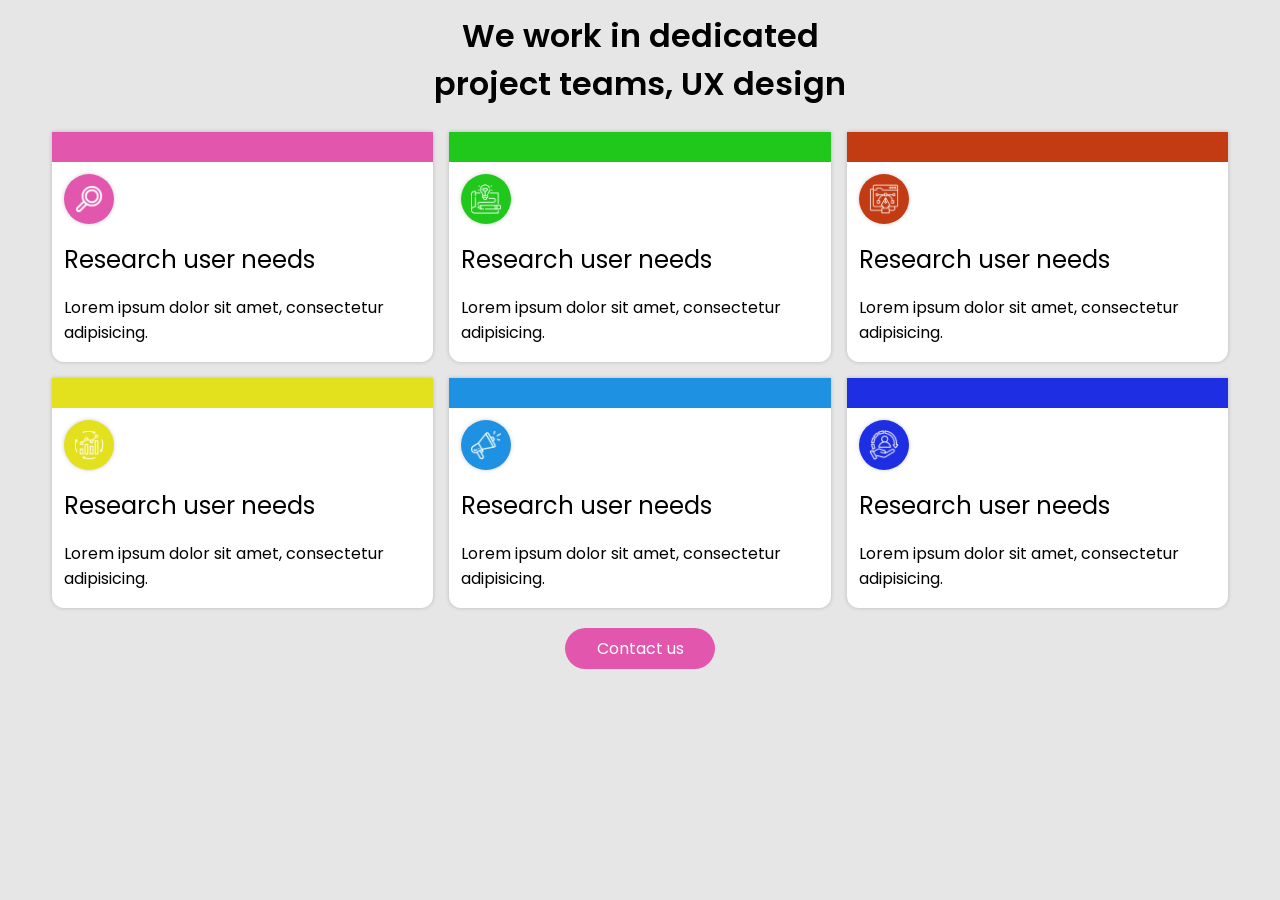
<file: Basic/01-UI-design/index.html>
<!DOCTYPE html>
<html lang="en">

<head>
   <meta charset="UTF-8">
   <meta name="viewport" content="width=device-width, initial-scale=1.0">
   <title>Document</title>
   <link rel="stylesheet" href="style.css">
   <link rel="preconnect" href="https://fonts.googleapis.com">
   <link rel="preconnect" href="https://fonts.gstatic.com" crossorigin>
   <link href="https://fonts.googleapis.com/css2?family=Poppins:wght@400;600;700&display=swap" rel="stylesheet">
</head>

<body>
   <div class="container">
      <h1 class="main-heading">We work in dedicated project teams, UX design</h1>

      <div class="main-card">
         <div class="card">
            <div class="top-bar bar-1"></div>
            <div class="card-content">
               <div class="card-icon card-icon-1">
                  <img src="/Basic/images/search.webp" alt="search" width="30px" height="30px">
               </div>
               <h2 class="card-heading">Research user needs</h2>
               <p class="card-text">Lorem ipsum dolor sit amet, consectetur adipisicing.</p>
            </div>
         </div>
         <div class="card">
            <div class="top-bar bar-2">

            </div>
            <div class="card-content">
               <div class="card-icon card-icon-2">
                  <img src="/Basic/images/prototype.webp" alt="search" width="30px" height="30px">
               </div>
               <h2 class="card-heading">Research user needs</h2>
               <p class="card-text">Lorem ipsum dolor sit amet, consectetur adipisicing.</p>
            </div>
         </div>
         <div class="card">
            <div class="top-bar bar-3">

            </div>
            <div class="card-content">
               <div class="card-icon card-icon-3">
                  <img src="/Basic/images/ux-design.webp" alt="search" width="30px" height="30px">
               </div>
               <h2 class="card-heading">Research user needs</h2>
               <p class="card-text">Lorem ipsum dolor sit amet, consectetur adipisicing.</p>
            </div>
         </div>
         <div class="card">
            <div class="top-bar bar-4">

            </div>
            <div class="card-content">
               <div class="card-icon card-icon-4">
                  <img src="/Basic/images/improvement.webp" alt="search" width="30px" height="30px">
               </div>
               <h2 class="card-heading">Research user needs</h2>
               <p class="card-text">Lorem ipsum dolor sit amet, consectetur adipisicing.</p>
            </div>
         </div>
         <div class="card">
            <div class="top-bar bar-5">

            </div>
            <div class="card-content">
               <div class="card-icon card-icon-5">
                  <img src="/Basic/images/promotion.webp" alt="search" width="30px" height="30px">
               </div>
               <h2 class="card-heading">Research user needs</h2>
               <p class="card-text">Lorem ipsum dolor sit amet, consectetur adipisicing.</p>
            </div>
         </div>
         <div class="card">
            <div class="top-bar bar-6">

            </div>
            <div class="card-content">
               <div class="card-icon card-icon-6">
                  <img src="/Basic/images/customer-service.webp" alt="search" width="30px" height="30px">
               </div>
               <h2 class="card-heading">Research user needs</h2>
               <p class="card-text">Lorem ipsum dolor sit amet, consectetur adipisicing.</p>
            </div>
         </div>
      </div>

      <div class="btn">Contact us</div>

   </div>
</body>

</html>
</file>
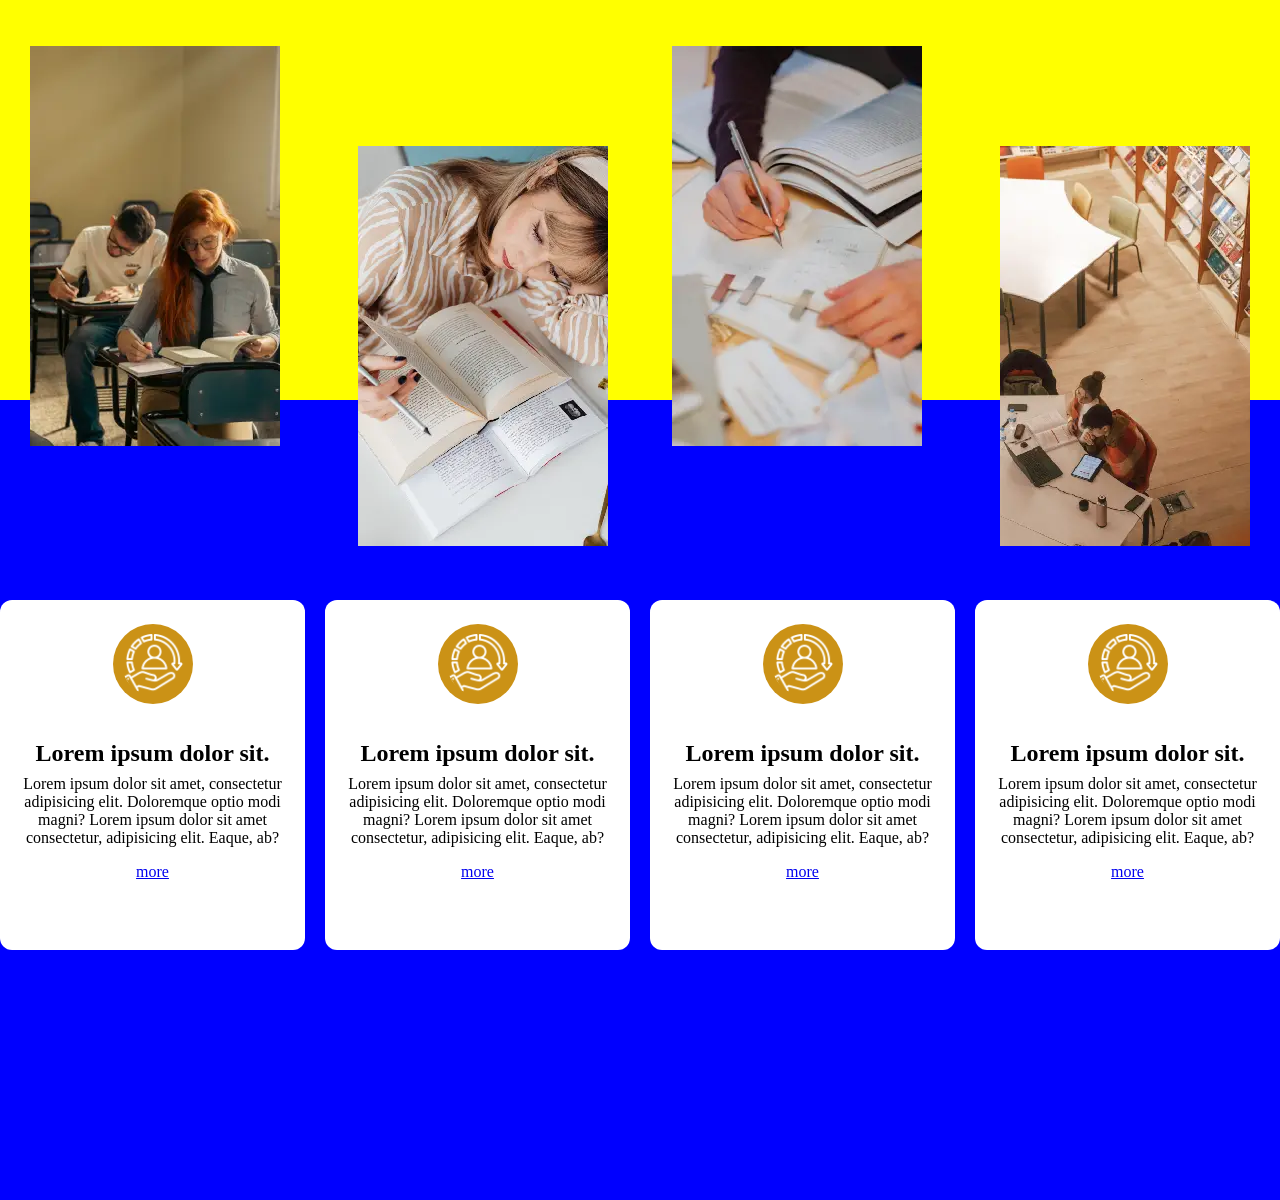
<file: Basic/02-UI-design/index.html>
<!DOCTYPE html>
<html lang="en">

<head>
   <meta charset="UTF-8">
   <meta name="viewport" content="width=device-width, initial-scale=1.0">
   <title>Document</title>
   <link rel="stylesheet" href="style.css">
</head>

<body>

   <div class="container">
      <div class="card-banner">
         <div class="card-1 img-card"><img src="/Basic/images/image-1.webp" alt="image 1" width="250" height="400">
         </div>
         <div class="card-2 img-card"><img src="/Basic/images/image-2.webp" alt="image 2" width="250" height="400">
         </div>
         <div class="card-3 img-card"><img src="/Basic/images/image-3.webp" alt="image 3" width="250" height="400">
         </div>
         <div class="card-4 img-card"><img src="/Basic/images/image-4.webp" alt="image 4" width="250" height="400">
         </div>
      </div>
   </div>
   <div class="course-container">
      <div class="course-card">
         <div class="course course-1">
            <div class="course-logo">
               <img src="/Basic/images/customer-service.webp" alt="image 1" width="70" height="70">
            </div>
            <h2>Lorem ipsum dolor sit.</h2>
            <p>Lorem ipsum dolor sit amet, consectetur adipisicing elit. Doloremque optio modi magni? Lorem ipsum dolor
               sit amet consectetur, adipisicing elit. Eaque, ab?</p>
            <a href="#" class="course-link">more</a>
         </div>
         <div class="course course-1">
            <div class="course-logo">
               <img src="/Basic/images/customer-service.webp" alt="image 1" width="70" height="70">
            </div>
            <h2>Lorem ipsum dolor sit.</h2>
            <p>Lorem ipsum dolor sit amet, consectetur adipisicing elit. Doloremque optio modi magni? Lorem ipsum dolor
               sit amet consectetur, adipisicing elit. Eaque, ab?</p>
            <a href="#" class="course-link">more</a>
         </div>
         <div class="course course-1">
            <div class="course-logo">
               <img src="/Basic/images/customer-service.webp" alt="image 1" width="70" height="70">
            </div>
            <h2>Lorem ipsum dolor sit.</h2>
            <p>Lorem ipsum dolor sit amet, consectetur adipisicing elit. Doloremque optio modi magni? Lorem ipsum dolor
               sit amet consectetur, adipisicing elit. Eaque, ab?</p>
            <a href="#" class="course-link">more</a>
         </div>
         <div class="course course-1">
            <div class="course-logo">
               <img src="/Basic/images/customer-service.webp" alt="image 1" width="70" height="70">
            </div>
            <h2>Lorem ipsum dolor sit.</h2>
            <p>Lorem ipsum dolor sit amet, consectetur adipisicing elit. Doloremque optio modi magni? Lorem ipsum dolor
               sit amet consectetur, adipisicing elit. Eaque, ab?</p>
            <a href="#" class="course-link">more</a>
         </div>
      </div>

   </div>
   </div>
</body>

</html>
</file>
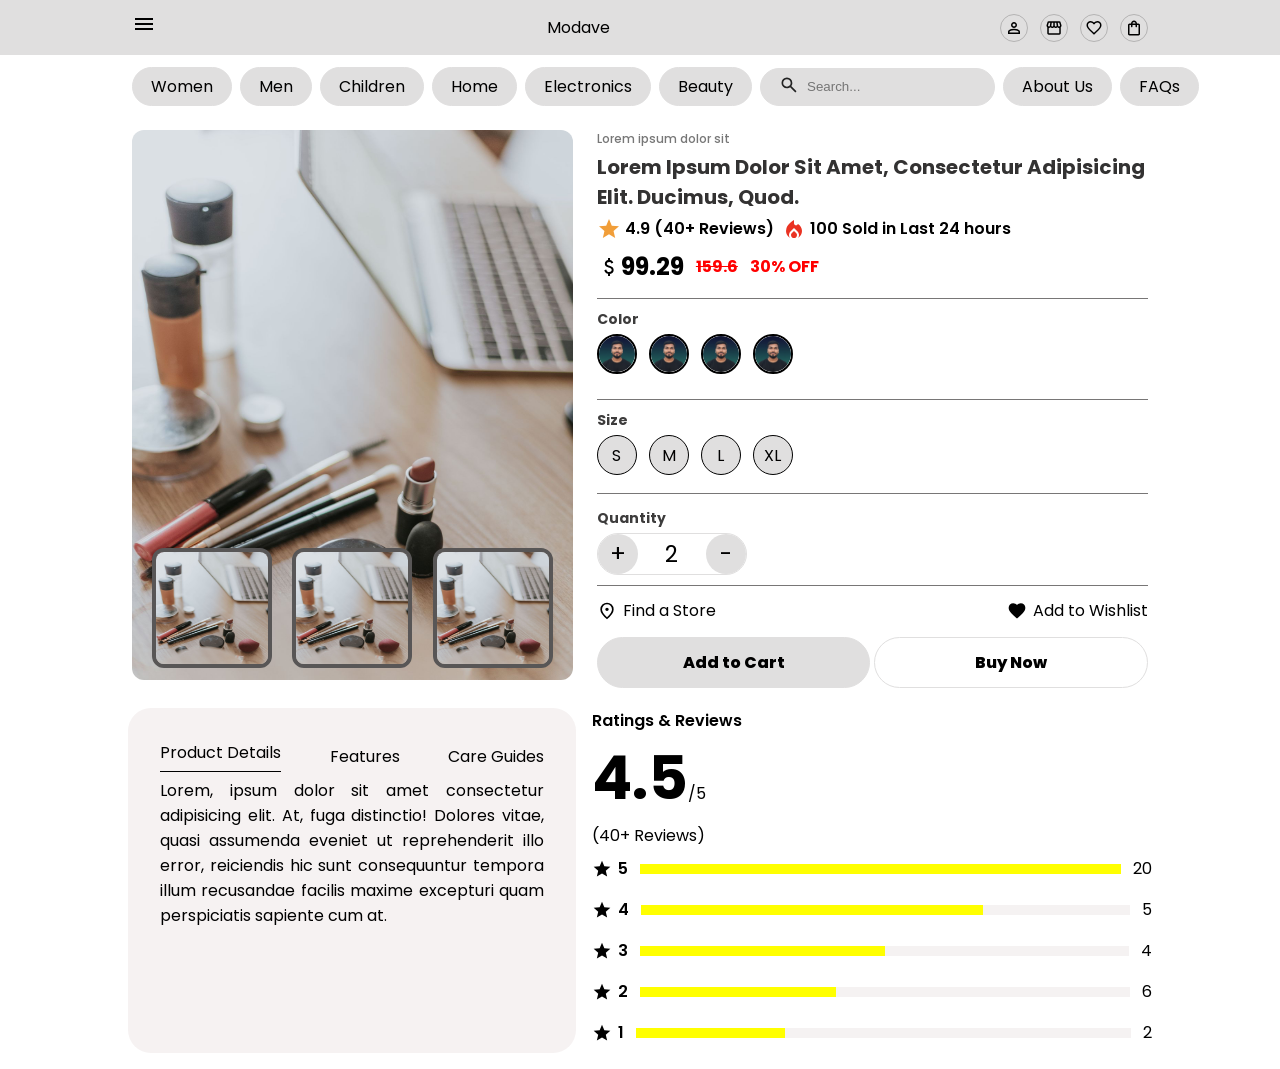
<file: Basic/03-UI-design/index.html>
<!DOCTYPE html>
<html lang="en">

<head>
   <meta charset="UTF-8">
   <meta name="viewport" content="width=device-width, initial-scale=1.0">
   <title>Document</title>
   <link rel="stylesheet" href="style.css">

   <link rel="preconnect" href="https://fonts.googleapis.com">
   <link rel="preconnect" href="https://fonts.gstatic.com" crossorigin>
   <link href="https://fonts.googleapis.com/css2?family=Poppins:wght@400;600;700&display=swap" rel="stylesheet">

</head>

<body class="poppins-regular">
   <header>
      <nav class="main-nav">
         <div class="nav-bar">
            <div>
               <svg xmlns="http://www.w3.org/2000/svg" height="24px" viewBox="0 -960 960 960" width="24px"
                  fill="#000000" class="nav-icon">
                  <path d="M120-240v-80h720v80H120Zm0-200v-80h720v80H120Zm0-200v-80h720v80H120Z" />
               </svg>
            </div>
            <div>Modave</div>
            <div class="nav-right-icons">
               <div class="nav-icon-container">
                  <svg xmlns="http://www.w3.org/2000/svg" height="24px" viewBox="0 -960 960 960" width="24px"
                     fill="#000000" class="nav-icon">
                     <path
                        d="M367-527q-47-47-47-113t47-113q47-47 113-47t113 47q47 47 47 113t-47 113q-47 47-113 47t-113-47ZM160-160v-112q0-34 17.5-62.5T224-378q62-31 126-46.5T480-440q66 0 130 15.5T736-378q29 15 46.5 43.5T800-272v112H160Zm80-80h480v-32q0-11-5.5-20T700-306q-54-27-109-40.5T480-360q-56 0-111 13.5T260-306q-9 5-14.5 14t-5.5 20v32Zm296.5-343.5Q560-607 560-640t-23.5-56.5Q513-720 480-720t-56.5 23.5Q400-673 400-640t23.5 56.5Q447-560 480-560t56.5-23.5ZM480-640Zm0 400Z" />
                  </svg>
               </div>
               <div class="nav-icon-container">
                  <svg xmlns="http://www.w3.org/2000/svg" height="24px" viewBox="0 -960 960 960" width="24px"
                     fill="#000000" class="nav-icon">
                     <path
                        d="M841-518v318q0 33-23.5 56.5T761-120H201q-33 0-56.5-23.5T121-200v-318q-23-21-35.5-54t-.5-72l42-136q8-26 28.5-43t47.5-17h556q27 0 47 16.5t29 43.5l42 136q12 39-.5 71T841-518Zm-272-42q27 0 41-18.5t11-41.5l-22-140h-78v148q0 21 14 36.5t34 15.5Zm-180 0q23 0 37.5-15.5T441-612v-148h-78l-22 140q-4 24 10.5 42t37.5 18Zm-178 0q18 0 31.5-13t16.5-33l22-154h-78l-40 134q-6 20 6.5 43t41.5 23Zm540 0q29 0 42-23t6-43l-42-134h-76l22 154q3 20 16.5 33t31.5 13ZM201-200h560v-282q-5 2-6.5 2H751q-27 0-47.5-9T663-518q-18 18-41 28t-49 10q-27 0-50.5-10T481-518q-17 18-39.5 28T393-480q-29 0-52.5-10T299-518q-21 21-41.5 29.5T211-480h-4.5q-2.5 0-5.5-2v282Zm560 0H201h560Z" />
                  </svg>
               </div>
               <div class="nav-icon-container">
                  <svg xmlns="http://www.w3.org/2000/svg" height="24px" viewBox="0 -960 960 960" width="24px"
                     fill="#000000" class="nav-icon">
                     <path
                        d="m480-120-58-52q-101-91-167-157T150-447.5Q111-500 95.5-544T80-634q0-94 63-157t157-63q52 0 99 22t81 62q34-40 81-62t99-22q94 0 157 63t63 157q0 46-15.5 90T810-447.5Q771-395 705-329T538-172l-58 52Zm0-108q96-86 158-147.5t98-107q36-45.5 50-81t14-70.5q0-60-40-100t-100-40q-47 0-87 26.5T518-680h-76q-15-41-55-67.5T300-774q-60 0-100 40t-40 100q0 35 14 70.5t50 81q36 45.5 98 107T480-228Zm0-273Z" />
                  </svg>
               </div>
               <div class="nav-icon-container">
                  <svg xmlns="http://www.w3.org/2000/svg" height="24px" viewBox="0 -960 960 960" width="24px"
                     fill="#000000" class="nav-icon">
                     <path
                        d="M240-80q-33 0-56.5-23.5T160-160v-480q0-33 23.5-56.5T240-720h80q0-66 47-113t113-47q66 0 113 47t47 113h80q33 0 56.5 23.5T800-640v480q0 33-23.5 56.5T720-80H240Zm0-80h480v-480h-80v80q0 17-11.5 28.5T600-520q-17 0-28.5-11.5T560-560v-80H400v80q0 17-11.5 28.5T360-520q-17 0-28.5-11.5T320-560v-80h-80v480Zm160-560h160q0-33-23.5-56.5T480-800q-33 0-56.5 23.5T400-720ZM240-160v-480 480Z" />
                  </svg>
               </div>
            </div>
         </div>
      </nav>
      <div class="category">
         <div class="category-link">Women</div>
         <div class="category-link">Men</div>
         <div class="category-link">Children</div>
         <div class="category-link">Home</div>
         <div class="category-link">Electronics</div>
         <div class="category-link">Beauty</div>
         <div class="category-link search-main">
            <div class="search-icon">
               <svg xmlns="http://www.w3.org/2000/svg" height="20px" viewBox="0 -960 960 960" width="20px"
                  fill="#232323">
                  <path
                     d="M784-120 532-372q-30 24-69 38t-83 14q-109 0-184.5-75.5T120-580q0-109 75.5-184.5T380-840q109 0 184.5 75.5T640-580q0 44-14 83t-38 69l252 252-56 56ZM380-400q75 0 127.5-52.5T560-580q0-75-52.5-127.5T380-760q-75 0-127.5 52.5T200-580q0 75 52.5 127.5T380-400Z" />
               </svg>
            </div>
            <input type="text" placeholder="Search..." class="search-bar">
         </div>
         <div class="category-link">About Us</div>
         <div class="category-link">FAQs</div>
      </div>
   </header>

   <div class="product-card">
      <div class="card-main image-card">
         <img src="/Basic/03-UI-design/images/product.jpg" class="main-img" alt="produt image" height="500" width="600">
         <div class="feature-images">
            <img src="/Basic/03-UI-design/images/product.jpg" alt="produt image" height="120" width=120"
               class="feature-img-card">
            <img src="/Basic/03-UI-design/images/product.jpg" alt="produt image" height="120" width=120"
               class="feature-img-card"><img src="/Basic/03-UI-design/images/product.jpg" alt="produt image"
               height="120" width=120" class="feature-img-card">
         </div>
      </div>
      <div class="card-main detail-card">
         <p class="category-name">Lorem ipsum dolor sit</p>
         <h2 class="product-title">Lorem ipsum dolor sit amet, consectetur adipisicing elit. Ducimus, quod.</h2>

         <div class="deal-bar">
            <div class="rating">
               <svg xmlns="http://www.w3.org/2000/svg" height="24px" viewBox="0 -960 960 960" width="24px"
                  fill="#F19E39">
                  <path d="m233-120 65-281L80-590l288-25 112-265 112 265 288 25-218 189 65 281-247-149-247 149Z" />
               </svg> <span class="rating-count">4.9 (40+ Reviews)</span>
            </div>

            <div class="hot-deal">
               <svg xmlns="http://www.w3.org/2000/svg" height="24px" viewBox="0 -960 960 960" width="24px"
                  fill="#EA3323">
                  <path
                     d="M160-400q0-105 50-187t110-138q60-56 110-85.5l50-29.5v132q0 37 25 58.5t56 21.5q17 0 32.5-7t28.5-23l18-22q72 42 116 116.5T800-400q0 88-43 160.5T644-125q17-24 26.5-52.5T680-238q0-40-15-75.5T622-377L480-516 339-377q-29 29-44 64t-15 75q0 32 9.5 60.5T316-125q-70-42-113-114.5T160-400Zm320-4 85 83q17 17 26 38t9 45q0 49-35 83.5T480-120q-50 0-85-34.5T360-238q0-23 9-44.5t26-38.5l85-83Z" />
               </svg><span class="sold">100 Sold in Last 24 hours</span>
            </div>
         </div>

         <div class="price">
            <h3 class="price-title">
               <svg xmlns="http://www.w3.org/2000/svg" height="24px" viewBox="0 -960 960 960" width="24px"
                  fill="#000000">
                  <path
                     d="M441-120v-86q-53-12-91.5-46T293-348l74-30q15 48 44.5 73t77.5 25q41 0 69.5-18.5T587-356q0-35-22-55.5T463-458q-86-27-118-64.5T313-614q0-65 42-101t86-41v-84h80v84q50 8 82.5 36.5T651-650l-74 32q-12-32-34-48t-60-16q-44 0-67 19.5T393-614q0 33 30 52t104 40q69 20 104.5 63.5T667-358q0 71-42 108t-104 46v84h-80Z" />
               </svg>
               99.29
               <span class="net-price">159.6</span> <span class="discount">30% OFF</span>
            </h3>
         </div>

         <div class="divider"></div>

         <p class="product-color poppins-bold">Color</p>
         <div class="product-img">
            <div><img src="/Basic/images/ratin-img.webp" width="40" height="40" alt="product color"></div>
            <div><img src="/Basic/images/ratin-img.webp" width="40" height="40" alt="product color"></div>
            <div><img src="/Basic/images/ratin-img.webp" width="40" height="40" alt="product color"></div>
            <div><img src="/Basic/images/ratin-img.webp" width="40" height="40" alt="product color"></div>
         </div>

         <div class="divider"></div>

         <p class="product-color poppins-bold">Size</p>
         <div class="product-img">
            <div class="product-size">S</div>
            <div class="product-size">M</div>
            <div class="product-size">L</div>
            <div class="product-size">XL</div>
         </div>

         <div class="divider"></div>

         <div class="product-color-card">
            <p class="product-color poppins-bold">Quantity</p>

            <div class="counter-box">
               <div class="value value-card">+</div>
               <div class="value">2</div>
               <div class="value value-card">-</div>
            </div>
         </div>

         <div class="divider"></div>


         <div class="address-wishlist">
            <div class="find-location">
               <svg xmlns="http://www.w3.org/2000/svg" height="20px" viewBox="0 -960 960 960" width="20px" fill="#000">
                  <path
                     d="M536.5-503.5Q560-527 560-560t-23.5-56.5Q513-640 480-640t-56.5 23.5Q400-593 400-560t23.5 56.5Q447-480 480-480t56.5-23.5ZM480-186q122-112 181-203.5T720-552q0-109-69.5-178.5T480-800q-101 0-170.5 69.5T240-552q0 71 59 162.5T480-186Zm0 106Q319-217 239.5-334.5T160-552q0-150 96.5-239T480-880q127 0 223.5 89T800-552q0 100-79.5 217.5T480-80Zm0-480Z" />
               </svg>
               <span>Find a Store</span>
            </div>

            <div class="find-location">
               <svg xmlns="http://www.w3.org/2000/svg" height="20px" viewBox="0 -960 960 960" width="20px" fill="#000">
                  <path
                     d="m480-120-58-52q-101-91-167-157T150-447.5Q111-500 95.5-544T80-634q0-94 63-157t157-63q52 0 99 22t81 62q34-40 81-62t99-22q94 0 157 63t63 157q0 46-15.5 90T810-447.5Q771-395 705-329T538-172l-58 52Z" />
               </svg>
               <span>Add to Wishlist</span>
            </div>
         </div>

         <div class="shopping-now">
            <div class="shopping-card add-to-cart">Add to Cart</div>
            <div class="shopping-card">Buy Now</div>
         </div>



      </div>

   </div>

   <div class="product-details">
      <div class="product-details-section">
         <div class="details-nav">
            <div class="product-detials-divider">Product Details</div>
            <div>Features</div>
            <div>Care Guides</div>
         </div>
         <div class="product-details-content">
            Lorem, ipsum dolor sit amet consectetur adipisicing elit. At, fuga distinctio! Dolores vitae, quasi
            assumenda eveniet ut reprehenderit illo error, reiciendis hic sunt consequuntur tempora illum recusandae
            facilis maxime excepturi quam perspiciatis sapiente cum at.
         </div>
      </div>
      <div class="review-section">
         <div class="rating-reviews">Ratings & Reviews</div>
         <div class="rating-card">
            <div>
               <div><span class="rating-star">4.5</span>/5</div>
               (40+ Reviews)
            </div>
            <div>
               <div class="rating-bar">
                  <div class="rating-count">
                     <svg xmlns="http://www.w3.org/2000/svg" height="20px" viewBox="0 -960 960 960" width="20px"
                        fill="#000">
                        <path
                           d="m233-120 65-281L80-590l288-25 112-265 112 265 288 25-218 189 65 281-247-149-247 149Z" />
                     </svg>

                     <div>5</div>
                  </div>

                  <div class="rating-color">
                     <div class="rating-color-bar-1"></div>
                     <div class="rating-transperant"></div>
                  </div>
                  <div>20</div>
               </div>

               <div class="rating-bar">
                  <div class="rating-count">
                     <svg xmlns="http://www.w3.org/2000/svg" height="20px" viewBox="0 -960 960 960" width="20px"
                        fill="#000">
                        <path
                           d="m233-120 65-281L80-590l288-25 112-265 112 265 288 25-218 189 65 281-247-149-247 149Z" />
                     </svg>

                     <div>4</div>
                  </div>

                  <div class="rating-color">
                     <div class="rating-color-bar-2"></div>
                     <div class="rating-transperant"></div>
                  </div>
                  <div>5</div>
               </div>

               <div class="rating-bar">
                  <div class="rating-count">
                     <svg xmlns="http://www.w3.org/2000/svg" height="20px" viewBox="0 -960 960 960" width="20px"
                        fill="#000">
                        <path
                           d="m233-120 65-281L80-590l288-25 112-265 112 265 288 25-218 189 65 281-247-149-247 149Z" />
                     </svg>

                     <div>3</div>
                  </div>

                  <div class="rating-color">
                     <div class="rating-color-bar-3"></div>
                     <div class="rating-transperant"></div>
                  </div>
                  <div>4</div>
               </div>

               <div class="rating-bar">
                  <div class="rating-count">
                     <svg xmlns="http://www.w3.org/2000/svg" height="20px" viewBox="0 -960 960 960" width="20px"
                        fill="#000">
                        <path
                           d="m233-120 65-281L80-590l288-25 112-265 112 265 288 25-218 189 65 281-247-149-247 149Z" />
                     </svg>

                     <div>2</div>
                  </div>

                  <div class="rating-color">
                     <div class="rating-color-bar-4"></div>
                     <div class="rating-transperant"></div>
                  </div>
                  <div>6</div>
               </div>

               <div class="rating-bar">
                  <div class="rating-count">
                     <svg xmlns="http://www.w3.org/2000/svg" height="20px" viewBox="0 -960 960 960" width="20px"
                        fill="#000">
                        <path
                           d="m233-120 65-281L80-590l288-25 112-265 112 265 288 25-218 189 65 281-247-149-247 149Z" />
                     </svg>

                     <div>1</div>
                  </div>

                  <div class="rating-color">
                     <div class="rating-color-bar-5"></div>
                     <div class="rating-transperant"></div>
                  </div>
                  <div>2</div>
               </div>
            </div>
         </div>
      </div>
   </div>
   </div>

</body>

</html>
</file>
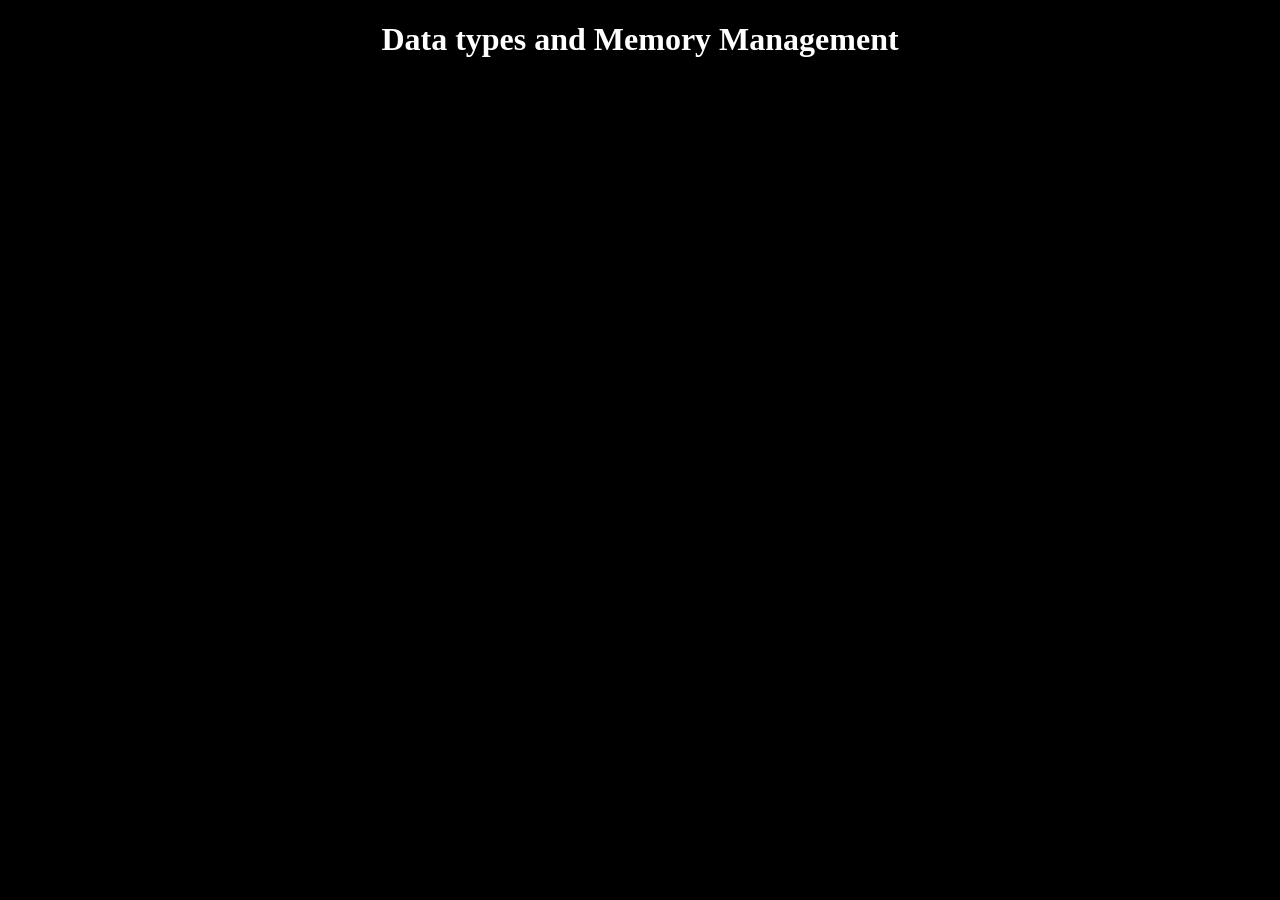
<file: JavaScript/Basic 01/Ep-06/index.html>
<!DOCTYPE html>
<html lang="en">

<head>
   <meta charset="UTF-8">
   <meta name="viewport" content="width=device-width, initial-scale=1.0">
   <title>Stack and Heap</title>

</head>

<body style="background: #000; color:#fff; text-align:center;">
   <h1>Data types and Memory Management</h1>

</body>

</html>
</file>
<file: Basic/01-UI-design/style.css>
* {
   margin: 0;
   padding: 0;
   box-sizing: border-box;
   font-family: "Poppins", sans-serif;
   font-weight: 400;
   font-style: normal;
   line-height: normal;
}

body {
   background-color: rgb(230, 230, 230);
   margin: auto 0;
}

.poppins-semibold {
   font-family: "Poppins", sans-serif;
   font-weight: 600;
   font-style: normal;
}

.poppins-bold {
   font-family: "Poppins", sans-serif;
   font-weight: 700;
   font-style: normal;
}


.container {
   max-width: 1200px;
   margin: auto;
   height: 100%;
}

.main-heading {
   max-width: 450px;
   margin: 0 auto;
   text-align: center;
   font-weight: 600;
   padding: 12px;
   font-size: 32px;
}

.main-card {
   display: grid;
   grid-template-columns: repeat(3, 1fr);
   gap: 16px;
   padding: 12px;
}

.card {
   height: 230px;
   background-color: white;
   border-radius: 0 0 12px 12px;
   box-shadow: 0px 0px 4px 0px rgb(0, 0, 0, 0.2);
}

.top-bar {
   width: 100%;
   height: 30px;

}

.bar-1,
.card-icon-1 {
   background: rgb(226, 87, 173);
}

.bar-2,
.card-icon-2 {
   background: rgb(33, 200, 28);
}

.bar-3,
.card-icon-3 {
   background: rgb(194, 59, 18);
}

.bar-4,
.card-icon-4 {
   background: rgb(227, 224, 30);
}

.bar-5,
.card-icon-5 {
   background: rgb(30, 145, 227);
}

.bar-6,
.card-icon-6 {
   background: rgb(30, 46, 227);
}

.card-content {
   display: flex;
   flex-direction: column;
   gap: 18px;
   padding: 12px;
}

.card-icon {
   width: 50px;
   height: 50px;
   border-radius: 50%;
   padding: 12px 4px;
   display: flex;
   justify-content: center;
   align-items: center;
   box-shadow: 0px 0px 4px 0px rgb(0, 0, 0, 0.2);
}

.btn {
   background-color: rgb(226, 87, 173);
   color: white;
   width: 150px;
   padding: 8px 16px;
   border-radius: 32px;
   margin: 8px auto;
   text-align: center;

}

@media (min-width: 640px) and (max-width: 1024px) {
   .main-heading {
      font-size: 28px;
   }

   .main-card {
      grid-template-columns: repeat(2, 1fr);
      gap: 16px;
      padding: 12px;
   }
}

@media screen and (max-width: 639px) {
   .main-heading {
      font-size: 24px;
   }

   .main-card {

      grid-template-columns: repeat(1, 1fr);
      gap: 16px;
      padding: 12px;
   }
}
</file>
<file: Basic/02-UI-design/style.css>
* {
   margin: 0;
   padding: 0;
   box-sizing: border-box;
}

.container {
   width: 100%;
   height: 400px;
   background-color: yellow;

}

.card-banner {
   max-width: 1296px;
   margin: auto;
   position: relative;
   gap: 20px;
   height: 400px;
}


.img-card img {
   width: 250px;
   height: auto;
}

.card-1 {
   position: absolute;
   bottom: -50px;
   left: 30px;
}

.card-2 {
   position: absolute;
   bottom: -150px;
   left: 358px;
}

.card-3 {
   position: absolute;
   bottom: -50px;
   right: 358px;
}

.card-4 {
   position: absolute;
   bottom: -150px;
   right: 30px;
}

.course-container {
   background-color: blue;
   height: 800px;
   width: 100%;
}

.course-card {
   max-width: 1296px;
   margin: auto;
   height: 800px;
   padding: 200px 0 80px 0;
   display: grid;
   grid-template-columns: repeat(4, 1fr);
   gap: 20px;
}

.course {
   width: 100%;
   height: 350px;
   background-color: white;
   border-radius: 12px;
}



.course-logo {
   width: 80px;
   height: 80px;
   border-radius: 50%;
   background-color: rgb(203, 146, 22);
   margin: auto;
   margin-top: 24px;
   display: flex;
   justify-content: center;
   align-items: center;

}

.course-logo img {
   padding: 4px;
   border-radius: 50%;
}

h2 {
   text-align: center;
   padding: 4px;
   margin-top: 32px;

}

p {
   padding: 4px 8px;
   text-align: center;
   line-height: 18px;
}

.course-link {
   text-decoration: underline;
   margin-top: 12px;
   display: block;
   text-align: center;
}



@media screen and (max-width: 640px) {
   .course-card {
      display: grid;
      grid-template-columns: repeat(1, 1fr);
   }
}
</file>
<file: Basic/03-UI-design/style.css>
* {
   margin: 0;
   padding: 0;
   box-sizing: border-box;
}

.poppins-regular {
   font-family: "Poppins", sans-serif;
   font-weight: 400;
   font-style: normal;
}

.poppins-semibold {
   font-family: "Poppins", sans-serif;
   font-weight: 600;
   font-style: normal;
}

.poppins-bold {
   font-family: "Poppins", sans-serif;
   font-weight: 700;
   font-style: normal;
}


.main-nav {
   background-color: #e0dfdf;
}

.nav-bar {
   padding: 12px 4px;
   max-width: 1024px;
   margin: 0 auto;
   display: flex;
   justify-content: space-between;
   align-items: center;
}

.nav-icon-container {
   border-radius: 50%;
   border: 0.5px solid rgb(180, 179, 179);
   width: 28px;
   height: 28px;
   padding: 4px;
   display: flex;
   justify-content: center;
   align-items: center;
}

.nav-icon:hover {
   cursor: pointer;
   fill: rgb(92, 90, 90);
}

.nav-right-icons {
   display: flex;
   gap: 12px;
}

.category {
   display: flex;
   justify-content: space-between;
   align-items: center;
   gap: 8px;
   padding: 12px 4px;
   max-width: 1024px;
   margin: 0 auto;
}

.category-link {
   border: 1px solid #e0dfdf;
   background-color: #e0dfdf;
   border-radius: 32px;
   padding: 6px 18px;
   flex-shrink: 0;
}

.search-bar {
   border: none;
   outline: none;
   background-color: #e0dfdf;
   flex: 1;
}

.search-main {
   display: flex;
   gap: 4px;
}

.search-icon {
   width: 24px;
   height: 24px;
}

.product-card {
   display: grid;
   grid-template-columns: 0.8fr 1fr;
   gap: 24px;
   padding: 12px 4px;
   max-width: 1024px;
   margin: 0 auto;
}

.card-main {
   height: 550px;
   width: 100%;
}

.image-card {
   border-radius: 12px;
   position: relative;
}

.main-img {
   width: 100%;
   height: 550px;
   border-radius: 12px;
}

.feature-images {
   position: absolute;
   bottom: 32px;
   height: 100px;
   left: 0;
   right: 0;
   margin: auto;
   display: flex;
   justify-content: space-evenly;
}

.detail-card {
   width: 100%;
}

.feature-img-card {
   border: 4px solid rgb(88, 86, 86);
   border-radius: 12px;
}

.category-name {
   font-size: 12px;
   font-weight: 500;
   color: rgb(119, 119, 119);
}

.product-title {
   text-transform: capitalize;
   color: rgb(51, 50, 50);
   padding: 4px 0;
   font-size: 20px;
}

.deal-bar {
   display: flex;
   gap: 8px;
   align-items: center;
}

.rating,
.hot-deal {
   display: flex;
   gap: 4px;
   fill: #f19e39;
   align-items: center;
}

.rating-count,
.sold {
   font-weight: 600;
}

.price-title {
   display: flex;
   gap: 0;
   align-items: center;
   font-size: 24px;
   padding: 8px 0;

}

.net-price,
.discount {
   font-size: 16px;
   color: red;
}

.net-price {
   padding-left: 12px;
   text-decoration: line-through;
}

.discount {
   padding-left: 12px;
}

.product-color-card {
   padding: 4px 0;
}

.product-color {
   font-size: 14px;
   padding: 4px 0;
   color: #3d3c3c;
}

.product-img {
   display: flex;
   gap: 12px;
   padding-bottom: 12px;
}

.product-img img {
   border: 2px solid black;
   border-radius: 50%;
}

.divider {
   width: 100%;
   height: 1px;
   background: #787676;
   margin: 6px 0;
}

.product-size {
   border: 1px solid black;
   width: 40px;
   height: 40px;
   border-radius: 50%;
   display: flex;
   justify-content: center;
   align-items: center;
   background-color: #e0dfdf;
   padding: 4px 0;
}

.counter-box {
   border: 1px solid #e0dfdf;
   max-width: 150px;
   border-radius: 120px;
   display: flex;
   justify-content: space-between;
   align-items: center;

}

.value {
   font-size: 23px;
   display: flex;
   justify-content: center;
   align-items: center;

}

.value-card {
   border-radius: 50%;
   width: 40px;
   height: 40px;
   background-color: #e0dfdf;
}

.find-location {
   display: flex;
   gap: 6px;
   align-items: center;
   padding: 6px 0;
}

.address-wishlist {
   display: flex;
   justify-content: space-between;
   align-items: center;
}

.shopping-now {
   display: flex;
   justify-content: space-between;
   gap: 4px;
   align-items: center;
   padding-top: 8px;
}

.shopping-card {
   display: flex;
   justify-content: center;
   align-items: center;
   width: 100%;
   border-radius: 32px;
   border: 1px solid #e0dfdf;
   padding: 12px;
   font-weight: 800;

}

.add-to-cart {
   background-color: #e0dfdf;
}

.product-details {
   max-width: 1024px;
   margin: 0 auto;
   display: grid;
   grid-template-columns: 0.8fr 1fr;
   gap: 16px;
   padding: 16px 0;
}

.product-details-section {
   background: #f6f2f2;
   border-radius: 23px;
   padding: 32px;
}

.details-nav {
   display: flex;
   justify-content: space-between;
   align-items: center;
}

.product-detials-divider {
   padding-bottom: 6px;
   border-bottom: 1px solid black;
}

.product-details-content {
   padding-top: 6px;
   text-align: justify;
}

.rating-reviews {
   font-weight: 600;
   font-size: 18 px;
}

.rating-card {
   display: grid;

}

.rating-star {
   font-size: 60px;
   font-weight: 700;
}

.rating-bar {
   display: flex;
   gap: 12px;
   align-items: center;
   justify-content: center;
   padding: 8px 0;
}

.rating-count {
   display: flex;
   gap: 6px;
   align-items: center;
}

.rating-color {
   flex: 1;
   height: 10px;
   background: #f5f2f2;

}

.rating-color-bar-1 {

   display: flex;
   width: 100%;
   background-color: yellow;
   height: 10px;
}

.rating-color-bar-2 {

   display: flex;
   width: 70%;
   background-color: yellow;
   height: 10px;
}

.rating-color-bar-3 {

   display: flex;
   width: 50%;
   background-color: yellow;
   height: 10px;
}

.rating-color-bar-4 {

   display: flex;
   width: 40%;
   background-color: yellow;
   height: 10px;
}

.rating-color-bar-5 {

   display: flex;
   width: 30%;
   background-color: yellow;
   height: 10px;
}
</file>
